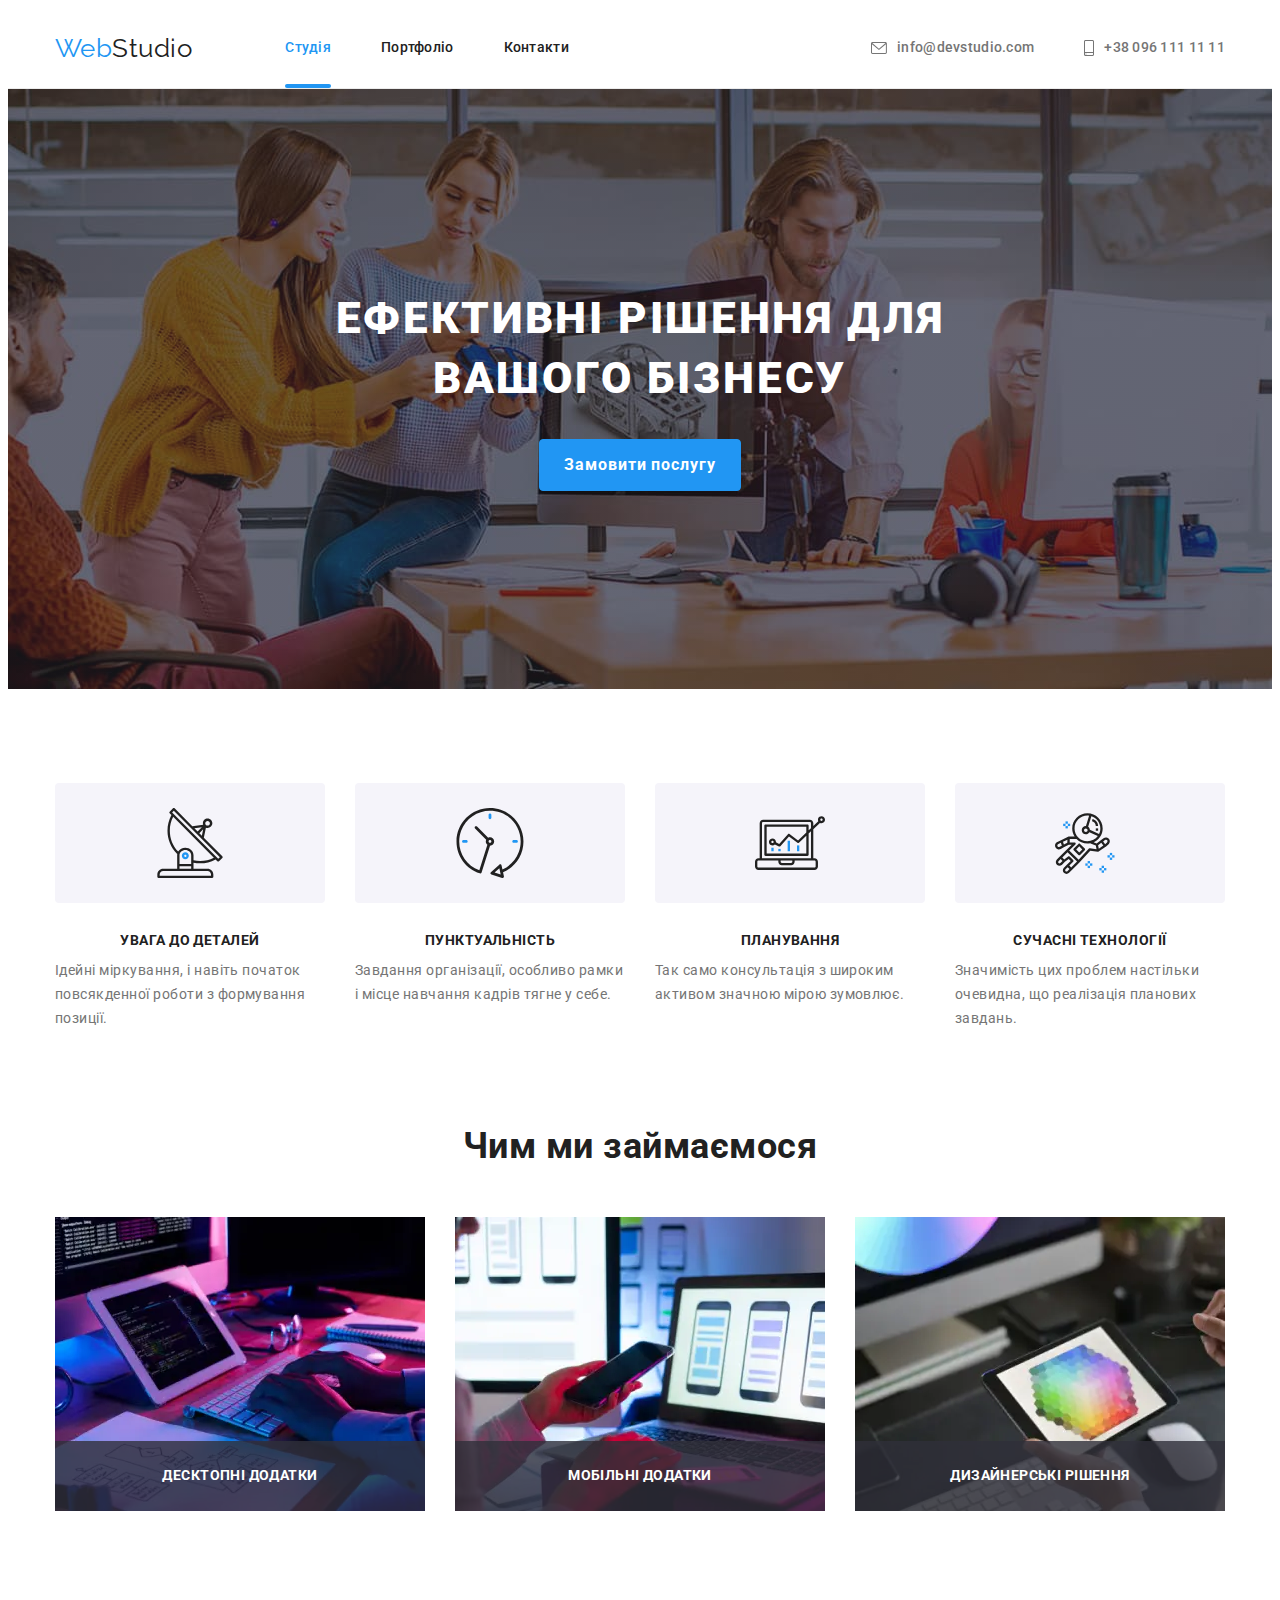
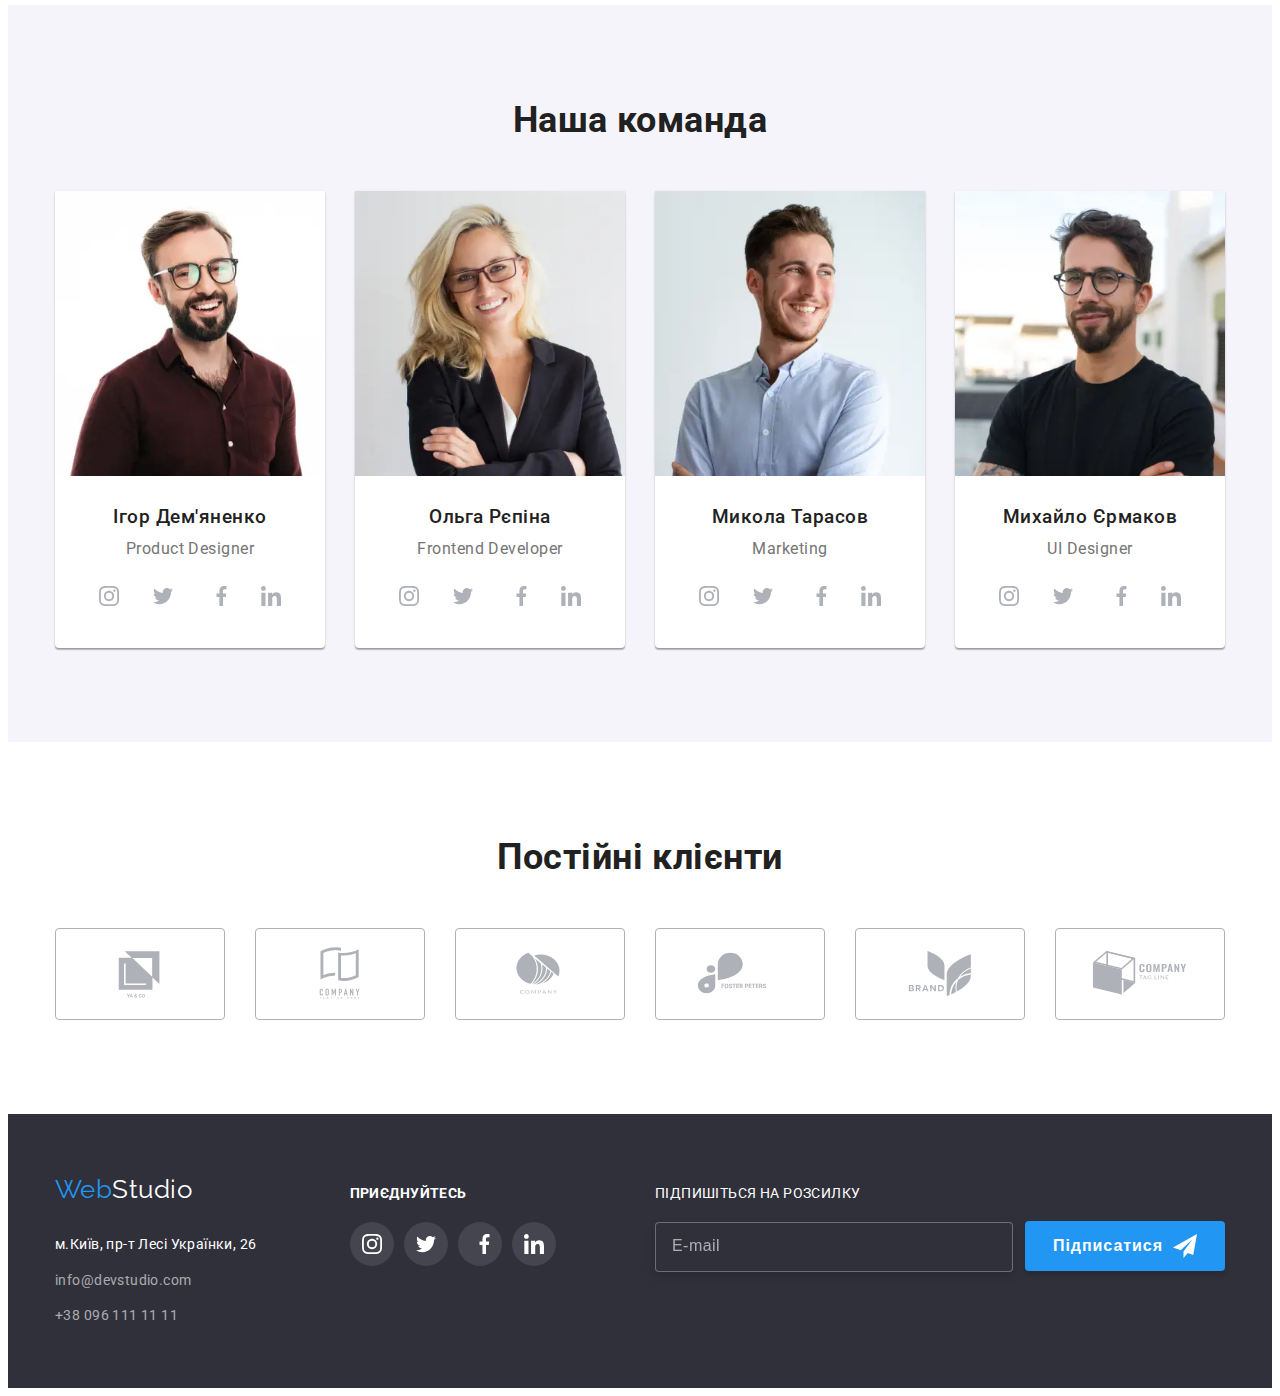
<file: index.html>
<!DOCTYPE html>
<html lang="uk">
<head>
    <meta charset="UTF-8">
    <meta http-equiv="X-UA-Compatible" content="IE=edge">
    <meta name="viewport" content="width=device-width, initial-scale=1.0">
    <title>Студія</title>
    <link rel="preconnect" href="https://fonts.googleapis.com">
    <link rel="preconnect" href="https://fonts.gstatic.com" crossorigin>
    <link href="https://fonts.googleapis.com/css2?family=Raleway:wght@700&family=Roboto:wght@400;500;700;900&display=swap"
        rel="stylesheet">
    <link rel="stylesheet" href="https://cdnjs.cloudflare.com/ajax/libs/modern-normalize/1.1.0/modern-normalize.min.css"
            integrity="sha512-wpPYUAdjBVSE4KJnH1VR1HeZfpl1ub8YT/NKx4PuQ5NmX2tKuGu6U/JRp5y+Y8XG2tV+wKQpNHVUX03MfMFn9Q=="
            crossorigin="anonymous" referrerpolicy="no-referrer" />
    
    <link rel="stylesheet" href="./css/main.min.css">
</head>
<body>
    <!--# хедер-->
<header class="header">
        <div class="header__container container">
        <div class="header__field">
        <nav class="header__nav">
            <div class="logo-box">
            <a href=./index.html class="logo">Web<span class="logo logo--dark">Studio</span></a>
            </div>
            <ul class="header__menu list">
                <li class="header__item"><a href="./index.html" class="header__link header__link--current link">Студія</a></li>
                <li class="header__item"><a href="./portfolio.html" class="header__link link">Портфоліо</a></li>
                <li class="header__item"><a href="#" class="header__link link">Контакти</a></li>
            </ul>
            <button class="header__burger js-open-menu" type="button">
            <svg class="header__button" 
                aria-label="переключатель мобільного меню"
                width="40" 
                height="40">
                <use class="header__btn-menu" href="./images/icons.svg#icon-menu"></use> 
            </svg>
            </button>
            </nav>      
        </div>
        
        <ul class="contact list">
            <li class="contact__item"><a href="mailto:info@devstudio.com" class="contact__link link">
                <svg class=" contact__icon contact__icon--mail" width="16" height="12">
                    <use href="./images/icons.svg#icon-mail"></use></svg>info@devstudio.com</a>
                </li>
            <li class="contact__item contact__item--right"><a href="tel:+380961111111" class="contact__link link">
                <svg class="contact__icon contact__icon--phone" width="10" height="16">
                    <use href="./images/icons.svg#icon-phone"></use>
                </svg>+38 096 111 11 11</a>
            </li>
        </ul>
        </div>
        
</header>
<main>
<!--# герой-->
        <section class="hero">
            <div class="container">
                <h1 class="hero__title">Ефективні рішення для вашого бізнесу</h1>
                <button type="button" class="button hero__button" data-modal-open>Замовити послугу</button>
                </div>
        </section>
<!--# переваги-->
        <section class="section">
            <div class="container">
                <h2 class="section__title visually-hidden" >Наші переваги</h2>
                <ul class="feature list">
                    <li class="feature__item">
                        <div class="feature__box-icon">
                        <svg class="feature__icon" width="65,32" height="70">
                            <use href="./images/icons.svg#icon-antenna"></use>
                        </svg>
                        </div>
                        <h3 class="feature__title">Увага до деталей</h3>
                        <p class="feature__text">Ідейні міркування, і навіть початок повсякденної роботи з формування позиції.</p>
                    </li>
                    <li class="feature__item">
                        <div class="feature__box-icon">
                            <svg class="feature__icon" width="65,32" height="70">
                                <use href="./images/icons.svg#icon-clock"></use>
                            </svg>
                        </div>
                        <h3 class="feature__title">Пунктуальність</h3>
                        <p class="feature__text">Завдання організації, особливо рамки і місце навчання кадрів тягне у себе.</p>
                    </li>
                    <li class="feature__item">
                        <div class="feature__box-icon">
                            <svg class="feature__icon" width="65,32" height="70">
                                <use href="./images/icons.svg#icon-diagram"></use>
                            </svg>
                        </div>
                        <h3 class="feature__title">Планування</h3>
                         <p class="feature__text">Так само консультація з широким активом значною мірою зумовлює.</p>
                    </li>
                    <li class="feature__item">
                        <div class="feature__box-icon">
                            <svg class="feature__icon" width="65,32" height="70">
                                <use href="./images/icons.svg#icon-astronaut"></use>
                            </svg>
                        </div>
                        <h3 class="feature__title">Сучасні технології</h3>
                        <p class="feature__text">Значимість цих проблем настільки очевидна, що реалізація планових завдань.</p>
                    </li>
                </ul>
         </div>
        </section>
<!--# опис-->
        <section class="section description-section">
        <div class="container">
            <h2 class="section__title">Чим ми займаємося</h2>
            <ul class="description list">
                <li class="description__item">
                    <picture>
                        <source srcset="
                                        ./images/descr_img1@1x.webp 1x,
                                        ./images/descr_img1@2x.webp 2x" type="image/webp" media="(min-width:1200px)" />
                        <source srcset="
                                            ./images/descr_img1@1x.jpg 1x,
                                            ./images/descr_img1@2x.jpg 2x" type="image/jpg" media="(min-width:1200px)" />
                    <img class="description__img img" 
                    src="./images/descr_img1@1x.jpg"
                    alt="Людина працює за комп'ютером" 
                    width="
                    height="294"/>
                    </picture>
                    <p class="description__text">Десктопні додатки</p>
                </li>
                <li class="description__item">
                    <picture>
                    <picture>
                        <source srcset="
                                        ./images/descr_img2@1x.webp 1x,
                                        ./images/descr_img2@2x.webp 2x" type="image/webp" media="(min-width:1200px)" />
                        <source srcset="
                                        ./images/descr_img2@1x.jpg 1x,
                                        ./images/descr_img2@2x.jpg 2x" type="image/jpg" media="(min-width:1200px)" />
                    <img class="description__img img" 
                    src="./images/descr_img2@1x.jpg" 
                    alt="Людина із мобільним у руках за комп'ютером" 
                    width="370" 
                    height="294"/>
                    </picture>
                    <p class="description__text">Мобільні додатки</p>
                </li>
                <li class="description__item">
                    <picture>
                    <picture>
                        <source srcset="
                                        ./images/descr_img3@1x.webp 1x,
                                        ./images/descr_img3@2x.webp 2x" type="image/webp" media="(min-width:1200px)" />
                        <source srcset="
                                            ./images/descr_img3@1x.jpg 1x,
                                            ./images/descr_img3@2x.jpg 2x" type="image/jpg" media="(min-width:1200px)" />
                    <img class="description__img img" 
                    src="./images/descr_img3@1x.jpg" 
                    alt="Людина вибирає на планшеті" 
                    width="370" 
                    height="294"/>
                    </picture>
                    <p class="description__text">Дизайнерські рішення</p>
                </li>
            </ul>
        </div>
    </section>
<!--# команда-->
    <section class="section section--gray">
        <div class="container">
            <h2 class="section__title">Наша команда</h2>
            <ul class="team list">
                <li class="team__item">
                    <div class="team-card">
                        <picture>
                            <source srcset="
                                ./images/team1_mob@1x.webp 1x,
                                ./images/team1_mob@2x.webp 2x" type="image/webp" media="(max-width:767px)" />
                            <source srcset="
                                ./images/team1_mob@1x.jpg 1x,
                                ./images/team1_mob@1x.jpg 2x" type="image/jpg" media="(max-width:767px)" />
                            <source srcset="
                                ./images/team1_tab@1x.webp 1x,
                                ./images/team1_tab@2x.webp 2x" type="image/webp" media="(min-width:768px)" />
                            <source srcset="
                                ./images/team1_tab@1x.jpg 1x,
                                ./images/team1_tab@1x.jpg 2x" type="image/jpg" media="(min-width:768px)" />
                            <source srcset="
                                ./images/team1_desk@1x.webp 1x,
                                ./images/team1_desk@2x.webp 2x" type="image/webp" media="(min-width:1200px)" />
                            <source srcset="
                                ./images/team1_desk@1x.jpg 1x,
                                ./images/team1_desk@1x.jpg 2x" type="image/jpg" media="(min-width:1200px)" />
                    <img class="team-card__img img" src="./imagege/team1_desk@1x.jpg" alt="Усміхнений хлопець в окулярах" width="270" height="260"> 
                        </picture> 
                    <h3 class="team-card__title">Ігор Дем'яненко</h3>
                    <p class="team-card__text">Product Designer</p>
                    
                    <ul class="social-box list">
                        <li class="social-box__item" >
                    <a class="social-box__link link" href="#">
                        <svg class="social-box__icon" width="20" height="20">
                            <use href="./images/icons.svg#icon-instagram"></use>
                        </svg>
                    </a>
                        </li>
                        <li class="social-box__item">
                    <a class="social-box__link link" href="#">
                        <svg class="social-box__icon" width="20" height="20">
                            <use href="./images/icons.svg#icon-twitter"></use>
                        </svg>
                    </a>
                    </li>
                        <li class="social-box__item">
                    <a class="social-box__link link" href="#">
                        <svg class="social-box__icon" width="20" height="20">
                            <use href="./images/icons.svg#icon-fb"></use>
                        </svg>
                    </a>
                    </li>
                        <li class="social-box__item">
                    <a class="social-box__link link" href="#">
                        <svg class="social-box__icon" width="20" height="20">
                            <use href="./images/icons.svg#icon-linkedin"></use>
                        </svg>
                        </a>
                        </li>
                    </ul>
                    </div>
                </li>
                <li class="team__item">
                    <div class="team-card">
                        <picture>
                            <source srcset="
                                ./images/team2_mob@1x.webp 1x,
                                ./images/team2_mob@2x.webp 2x" type="image/webp" media="(max-width:767px)" />
                            <source srcset="
                                ./images/team2_mob@1x.jpg 1x,
                                ./images/team2_mob@1x.jpg 2x" type="image/jpg" media="(max-width:767px)" />
                            <source srcset="
                                ./images/team2_tab@1x.webp 1x,
                                ./images/team2_tab@2x.webp 2x" type="image/webp" media="(min-width:768px)" />
                            <source srcset="
                                ./images/team2_tab@1x.jpg 1x,
                                ./images/team2_tab@1x.jpg 2x" type="image/jpg" media="(min-width:768px)" />
                            <source srcset="
                                ./images/team2_desk@1x.webp 1x,
                                ./images/team2_desk@2x.webp 2x" type="image/webp" media="(min-width:1200px)" />
                            <source srcset="
                                ./images/team2_desk@1x.jpg 1x,
                                ./images/team2_desk@1x.jpg 2x" type="image/jpg" media="(min-width:1200px)" />
                    <img class="team-card__img img" src="./images/team2_desk@1x.jpg" alt="Усміхнена дічена в піджаку" width="270" height="260">  
                        </picture>
                    <h3 class="team-card__title">Ольга Рєпіна</h3>
                    <p class="team-card__text">Frontend Developer</p>
                    <ul class="social-box list">
                        <li class="social-box__item">
                            <a class="social-box__link link" href="#">
                                <svg class="social-box__icon" width="20" height="20">
                                    <use href="./images/icons.svg#icon-instagram"></use>
                                </svg>
                            </a>
                        </li>
                        <li class="social-box__item">
                            <a class="social-box__link link" href="#">
                                <svg class="social-box__icon" width="20" height="20">
                                    <use href="./images/icons.svg#icon-twitter"></use>
                                </svg>
                            </a>
                        </li>
                        <li class="social-box__item">
                            <a class="social-box__link link" href="#">
                                <svg class="social-box__icon" width="20" height="20">
                                    <use href="./images/icons.svg#icon-fb"></use>
                                </svg>
                            </a>
                        </li>
                        <li class="social-box__item">
                            <a class="social-box__link link" href="#">
                                <svg class="social-box__icon" width="20" height="20">
                                    <use href="./images/icons.svg#icon-linkedin"></use>
                                </svg>
                            </a>
                        </li>
                    </ul>
                    </div>
                </li>
                <li class="team__item">
                    <div class="team-card">
                        <picture>
                            <source srcset="
                            ./images/team3_mob@1x.webp 1x,
                            ./images/team3_mob@2x.webp 2x" type="image/webp" media="(max-width:767px)" />
                            <source srcset="
                            ./images/team3_mob@1x.jpg 1x,
                            ./images/team3_mob@1x.jpg 2x" type="image/jpg" media="(max-width:767px)" />
                            <source srcset="
                            ./images/team3_tab@1x.webp 1x,
                            ./images/team3_tab@2x.webp 2x" type="image/webp" media="(min-width:768px)" />
                            <source srcset="
                            ./images/team3_tab@1x.jpg 1x,
                            ./images/team3_tab@1x.jpg 2x" type="image/jpg" media="(min-width:768px)" />
                            <source srcset="
                            ./images/team3_desk@1x.webp 1x,
                            ./images/team3_desk@2x.webp 2x" type="image/webp" media="(min-width:1200px)" />
                            <source srcset="
                            ./images/team3_desk@1x.jpg 1x,
                            ./images/team3_desk@1x.jpg 2x" type="image/jpg" media="(min-width:1200px)" />
                    <img class="team-card__img img" src="./images/team3_desk@1x.jpg" alt="Усміхнений хлопець в білій сорочці" width="270" height="260"> 
                        </picture>
                    <h3 class="team-card__title">Микола Тарасов</h3>
                    <p class="team-card__text">Marketing</p>
                    <ul class="social-box list">
                        <li class="social-box__item">
                            <a class="social-box__link link" href="#">
                                <svg class="social-box__icon" width="20" height="20">
                                    <use href="./images/icons.svg#icon-instagram"></use>
                                </svg>
                            </a>
                        </li>
                        <li class="social-box__item">
                            <a class="social-box__link link" href="#">
                                <svg class="social-box__icon" width="20" height="20">
                                    <use href="./images/icons.svg#icon-twitter"></use>
                                </svg>
                            </a>
                        </li>
                        <li class="social-box__item">
                            <a class="social-box__link link" href="#">
                                <svg class="social-box__icon" width="20" height="20">
                                    <use href="./images/icons.svg#icon-fb"></use>
                                </svg>
                            </a>
                        </li>
                        <li class="social-box__item">
                            <a class="social-box__link link" href="#">
                                <svg class="social-box__icon" width="20" height="20">
                                    <use href="./images/icons.svg#icon-linkedin"></use>
                                </svg>
                            </a>
                        </li>
                    </ul>
                    </div>
                </li>
                <li class="team__item">
                    <div class="team-card">
                        <picture>
                            <source srcset="
                                ./images/team4_mob@1x.webp 1x,
                                ./images/team4_mob@2x.webp 2x" type="image/webp" media="(max-width:767px)" />
                            <source srcset="
                                ./images/team4_mob@1x.jpg 1x,
                                ./images/team4_mob@1x.jpg 2x" type="image/jpg" media="(max-width:767px)" />
                            <source srcset="
                                ./images/team4_tab@1x.webp 1x,
                                ./images/team4_tab@2x.webp 2x" type="image/webp" media="(min-width:768px)" />
                            <source srcset="
                                ./images/team4_tab@1x.jpg 1x,
                                ./images/team4_tab@1x.jpg 2x" type="image/jpg" media="(min-width:768px)" />
                            <source srcset="
                                ./images/team4_desk@1x.webp 1x,
                                ./images/team4_desk@2x.webp 2x" type="image/webp" media="(min-width:1200px)" />
                            <source srcset="
                                ./images/team4_desk@1x.jpg 1x,
                                ./images/team4_desk@1x.jpg 2x" type="image/jpg" media="(min-width:1200px)" />
                    <img class="team-card__img img" src="./images/team4_desk@1x.jpg" alt="Хлопець в окулярах дивиться на камеру" width="270" height="260"> 
                        </picture>
                    <h3 class="team-card__title">Михайло Єрмаков</h3>
                    <p class="team-card__text">UI Designer</p>
                    <ul class="social-box list">
                        <li class="social-box__item">
                            <a class="social-box__link link" href="#">
                                <svg class="social-box__icon" width="20" height="20">
                                    <use href="./images/icons.svg#icon-instagram"></use>
                                </svg>
                            </a>
                        </li>
                        <li class="social-box__item">
                            <a class="social-box__link link" href="#">
                                <svg class="social-box__icon" width="20" height="20">
                                    <use href="./images/icons.svg#icon-twitter"></use>
                                </svg>
                            </a>
                        </li>
                        <li class="social-box__item">
                            <a class="social-box__link link" href="#">
                                <svg class="social-box__icon" width="20" height="20">
                                    <use href="./images/icons.svg#icon-fb"></use>
                                </svg>
                            </a>
                        </li>
                        <li class="social-box__item">
                            <a class="social-box__link link" href="#">
                                <svg class="social-box__icon" width="20" height="20">
                                    <use href="./images/icons.svg#icon-linkedin"></use>
                                </svg>
                            </a>
                        </li>
                    </ul>
                    </div>
                </li>
            </ul>
        </div>
    </section>

<!--# постійні клієнти-->
    
    <section class="section">
     <div class="container">
      <h2 class="section__title">Постійні клієнти</h2>
      <ul class="client list">
        <li class="client__item">
            <a class="client__link link" href="#">
                <svg class="client__icon" width="106" height="60">
                    <use href="./images/icons.svg#icon-client-1"></use>
                </svg>
            </a>
        </li>
        <li class="client__item">
            <a class="client__link link" href="#">
                <svg class="client__icon" width="106" height="60">
                    <use href="./images/icons.svg#icon-client-2"></use>
                </svg>
            </a>
        </li>
        <li class="client__item">
            <a class="client__link link" href="#">
                <svg class="client__icon" width="106" height="60">
                    <use href="./images/icons.svg#icon-client-3"></use>
                </svg>
            </a>
        </li>
        <li class="client__item">
            <a class="client__link link" href="#">
                <svg class="client__icon" width="106" height="60">
                    <use href="./images/icons.svg#icon-client-4"></use>
                </svg>
            </a>
        </li>
        <li class="client__item">
            <a class="client__link link" href="#">
                <svg class="client__icon" width="106" height="60">
                    <use href="./images/icons.svg#icon-client-5"></use>
                </svg>
            </a>
        </li>
        <li class="client__item">
            <a class="client__link link" href="#">
                <svg class="client__icon" width="106" height="60">
                    <use href="./images/icons.svg#icon-client-6"></use>
                </svg>
            </a>
        </li>
      </ul>
     </div>
   </section>
</main>
    <!--# футер-->
<footer>
     <div class="container container--footer">
            <div class="address-box">
            <a href=./index.html class="logo">Web<span class="logo logo--white ">Studio</span>
            </a>
            <address class="address">
                <ul class="address__list list">
                    <li class="address__item">
                        <a href="https://goo.gl/maps/CPtrU1FHBa2aNyZL9" target="_blank"
                            rel="noopener noreferrer nofollow" class="address__link address__link--map link">м.Київ, пр-т Лесі Українки,
                            26</a>
                    </li>
                    <li class="address__item">
                        <a href="mailto:info@devstudio.com" class="address__link link">info@devstudio.com</a>
                    </li>
                    <li class="address__item">
                        <a href="tel:+380961111111" class="address__link link">+38 096 111 11 11</a>
                    </li>
                </ul>
            </address>
        </div>
        <div class="social-basket">
            <p class="social-box__text">Приєднуйтесь</p>
            <ul class="social-box social-box--footer list">
                <li class="social-box__item">
                    <a class="social-box__link social-box__link--dark link" href="#">
                        <svg class="social-box__icon" width="20" height="20">
                            <use href="./images/icons.svg#icon-instagram"></use>
                        </svg>
                    </a>
                </li>
                <li class="social-box__item">
                <a class="social-box__link social-box__link--dark link" href="#">
                    <svg class="social-box__icon" width="20" height="20">
                        <use href="./images/icons.svg#icon-twitter"></use>
                    </svg>
                </a>
                </li>
                <li class="social-box__item">
                <a class="social-box__link social-box__link--dark link" href="#">
                    <svg class="social-box__con" width="20" height="20">
                        <use href="./images/icons.svg#icon-fb"></use>
                    </svg>
                </a>
                </li>
                <li class="social-box__item">
                <a class="social-box__link social-box__link--dark link" href="#">
                    <svg class="social-box__icon" width="20" height="20">
                        <use href="./images/icons.svg#icon-linkedin"></use>
                    </svg>
                </a>
                </li>
            </ul>
        </div>
        <div class="subscription">
          <p class="subscription__text">Підпишіться на розсилку</p> 
          <form class="subscription__form">
            <input class="subscription__input" placeholder="E-mail"/>
            <button class="subscription__button" type="submit">
                Підписатися
                <svg class="subscription__icon" width="24" height="24">
                    <use href="./images/icons.svg#icon-send"></use>
                </svg>
            </button>
            </form>
        </div>
    </div>
    
</footer>

<!--# мобільне меню-->

<div class="mobile-menu js-menu-container">
    
        
        <button class="mobile-menu__btn-close js-close-menu" type="button">
            <svg class="mobile-menu__button" aria-label="переключатель мобільного меню" width="40" height="40">
                <use class="mobile-menu__btnCross " href="./images/icons.svg#icon-bclose"></use>
            </svg>
        </button>
        <ul class="mobile-menu__list list">
            <li class="mobile-menu__item "><a href="./" class="mobile-menu__link mobile-menu__link--current link">Студія</a></li>
            <li class="mobile-menu__item"><a href="./portfolio.html" class="mobile-menu__link link">Портфоліо</a></li>
            <li class="mobile-menu__item"><a href="" class="mobile-menu__link link">Контакти</a></li>
        </ul>
        <ul class="menu-contact list">
            <li class="menu-contact__item">
                <a href="tel:+380961111111" class="menu-contact__tel link">+38 096 111 11 11</a>
            </li>
            <li>
                <a href="mailto:info@devstudio.com" class="menu-contact__email link">info@devstudio.com</a>
            </li>
        </ul>
        <ul class="menu-socials list">
            <li><a href="" class="menu-socials__link menu-socials__link--left link">Instagram</a></li>
            <li><a href="" class="menu-socials__link link">Twitter</a></li>
            <li><a href="" class="menu-socials__link link">Facebook</a></li>
            <li><a href="" class="menu-socials__link link">LinkedIn</a> </li>
        </ul>
    
</div>

<!--# модальне вікно -->
<div class="backdrop is-hidden" data-modal>
    <div class="modal">
        <div class="modal__container">
        <button type="button" class="modal__close" data-modal-close>
            <svg class="modal__icon" width="18" height="18">
                <use href="./images/icons.svg#icon-close"></use>
            </svg>
        </button>
        <h2 class="modal__title">Залиште свої дані, ми вам передзвонимо</h2>
        <form name="form" autocomplete="on" novalidate>
            <div class="form-fild modal__form-fild">
                <label class="form-fild__label" for="user-name">Імʼя</label>
                <div class="form-fild__control">
                <input class="form-fild__input" id="user-name" type="text" name="user-name"/>
                <svg class="form-fild__icon" width="18" height="18">
                    <use href="./images/icons.svg#icon-form-person"></use>
                </svg>
            </div>
            </div>
<div class="form-fild">
            <label class="form-fild__label" for="user-tel">Телефон</label>
            <div class="form-fild__control">
                <input class="form-fild__input" id="user-tel" type="tel" name="user-tel" />
                <svg class="form-fild__icon" width="18" height="18">
                    <use href="./images/icons.svg#icon-form-phone"></use>
                </svg>
            </div>
</div>
<div class="form-fild modal__form-fild">
            <label class="form-fild__label" for="user-email">Пошта</label>
            <div class="form-fild__control">
                <input class="form-fild__input" id="user-email" type="email" name="user-email" />
                <svg class="form-fild__icon" width="18" height="18">
                    <use href="./images/icons.svg#icon-form-email"></use>
                </svg>
            </div>
</div>
<div class="form-fild modal__form-fild">
                <label class="form-fild__label" for="user-coment">Коментар</label>
                <textarea 
                class="form-fild__textarea"
                name="user-coment" 
                id="user-coment" 
                placeholder="Введіть текст"></textarea>
</div>
            <div class="form-fild__checkbox checkbox">
                <div class="checkbox__thumb">
             <input class="checkbox__input" 
             type="checkbox" 
             id="checkbox" 
             name="terms-checkbox"/>
            <svg class="checkbox__icon" width="16" height="15">
                <use href="./images/icons.svg#icon-check"></use>
            </svg>
             <label class="checkbox__label" for="checkbox">Погоджуюся з розсилкою та приймаю 
                <a class="checkbox__link" href="#">Умови договору</a></label>
                </div>
            </div>
                <div class="checkbox__submit">
             <button class="submit" type="submit">Відправити</button>
            </div>
        
</div>
        </form>
    </div>
</div>

<script src="./js/mobile-menu.js"></script>
<script src="./js/modal.js"></script>
</body>
</html>
</file>
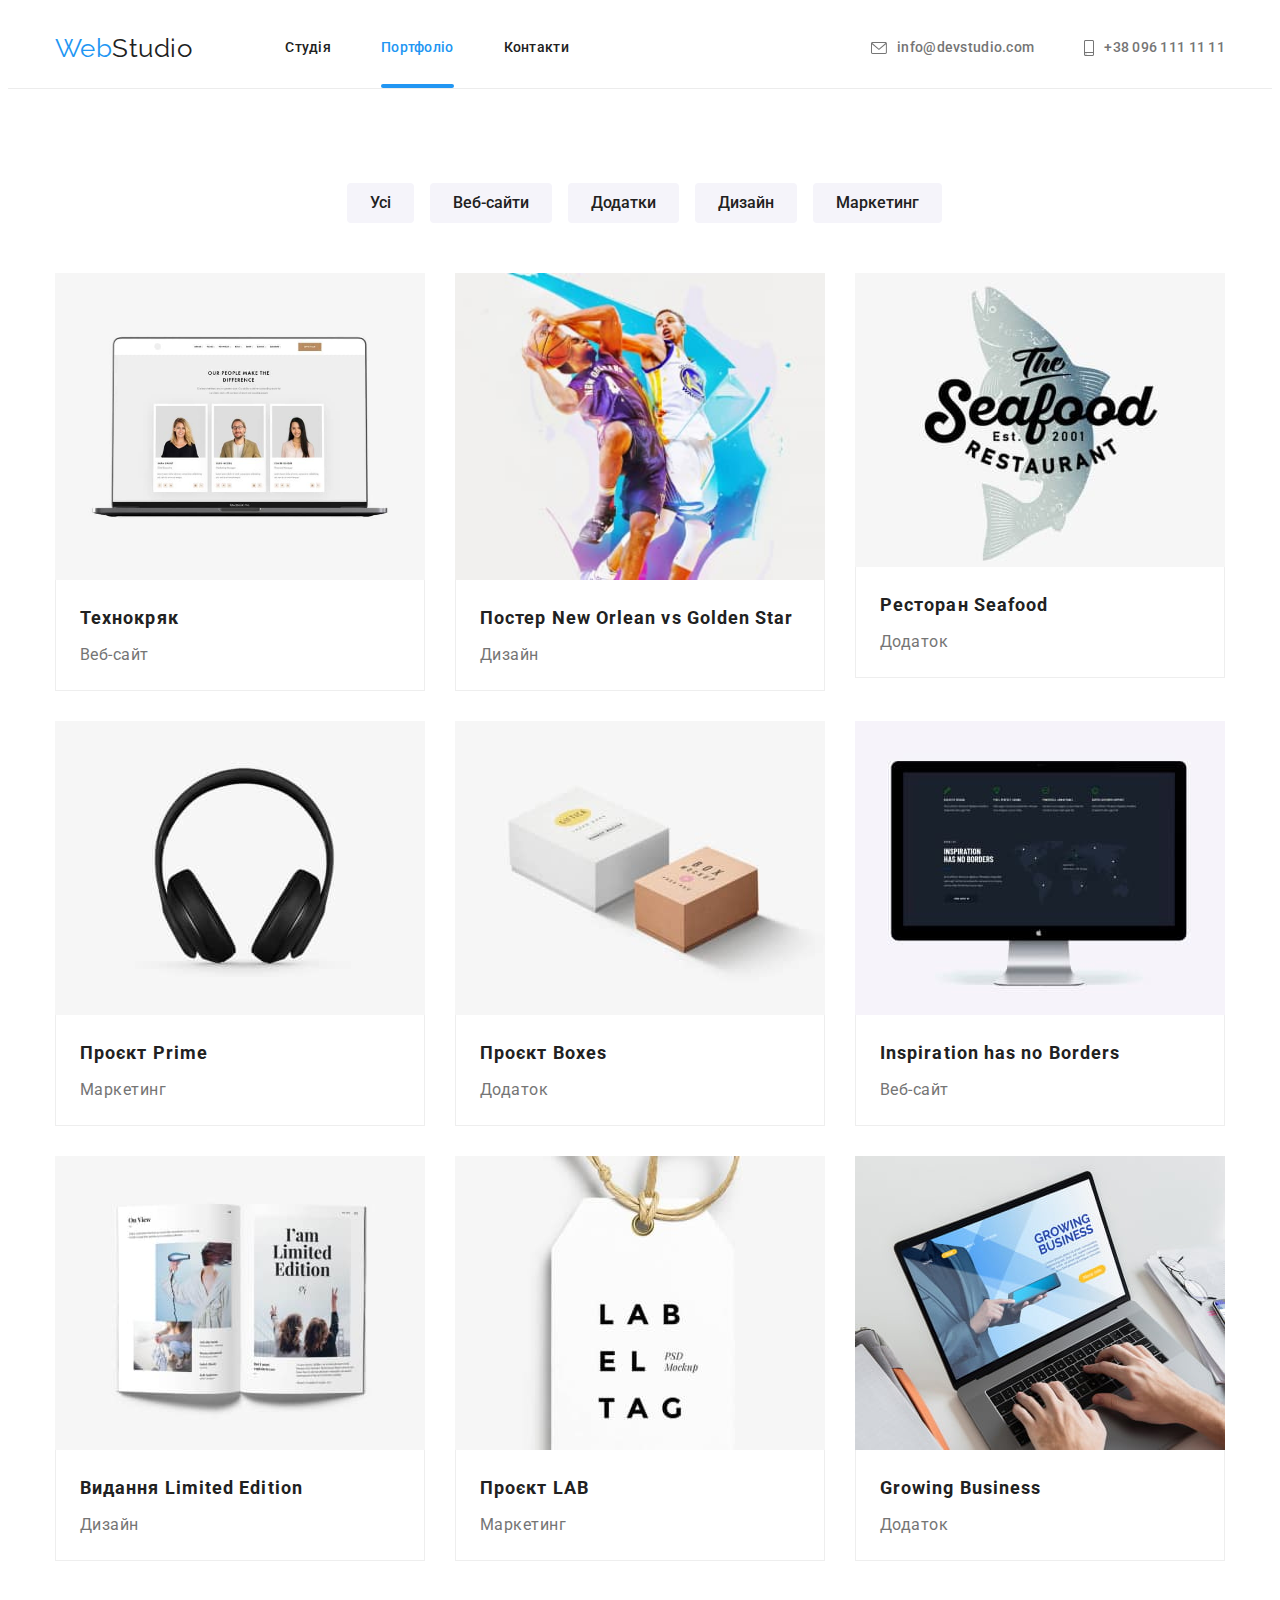
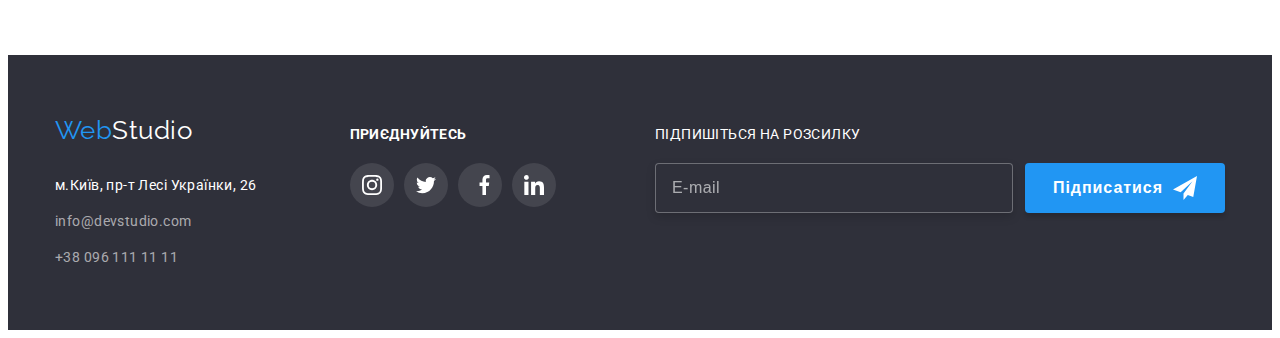
<file: portfolio.html>
<!DOCTYPE html>
<html lang="uk">
<head>
    <meta charset="UTF-8">
    <meta http-equiv="X-UA-Compatible" content="IE=edge">
    <meta name="viewport" content="width=device-width, initial-scale=1.0">
    <title>Портфоліо</title>
    <link rel="preconnect" href="https://fonts.googleapis.com">
    <link rel="preconnect" href="https://fonts.gstatic.com" crossorigin>
    <link href="https://fonts.googleapis.com/css2?family=Raleway:wght@700&family=Roboto:wght@400;500;700;900&display=swap"
        rel="stylesheet">
    <link rel="stylesheet" href="https://cdnjs.cloudflare.com/ajax/libs/modern-normalize/1.1.0/modern-normalize.min.css"
        integrity="sha512-wpPYUAdjBVSE4KJnH1VR1HeZfpl1ub8YT/NKx4PuQ5NmX2tKuGu6U/JRp5y+Y8XG2tV+wKQpNHVUX03MfMFn9Q=="
        crossorigin="anonymous" referrerpolicy="no-referrer" />
    <link rel="stylesheet" href="./css/main.min.css">
</head>
<body>
    <!--# хедер-->
    <header class="header">
        <div class="header__container container">
            <div class="header__field">
                <nav class="header__nav">
                    <div class="logo-box">
                        <a href=./index.html class="logo">Web<span class="logo logo--dark">Studio</span></a>
                    </div>
                    <ul class="header__menu list">
                        <li class="header__item"><a href="./index.html"
                                class="header__link link">Студія</a></li>
                        <li class="header__item"><a href="./portfolio.html" class="header__link header__link--current link">Портфоліо</a></li>
                        <li class="header__item"><a href="#" class="header__link link">Контакти</a></li>
                    </ul>
                    <button class="header__burger js-open-menu" type="button">
                        <svg class="header__button" aria-label="переключатель мобільного меню" width="40" height="40">
                            <use class="header__btn-menu" href="./images/icons.svg#icon-menu"></use>
                        </svg>
                    </button>
                </nav>
            </div>
    
            <ul class="contact list">
                <li class="contact__item"><a href="mailto:info@devstudio.com" class="contact__link link">
                        <svg class=" contact__icon contact__icon--mail" width="16" height="12">
                            <use href="./images/icons.svg#icon-mail"></use>
                        </svg>info@devstudio.com</a>
                </li>
                <li class="contact__item contact__item--right"><a href="tel:+380961111111" class="contact__link link">
                        <svg class="contact__icon contact__icon--phone" width="10" height="16">
                            <use href="./images/icons.svg#icon-phone"></use>
                        </svg>+38 096 111 11 11</a>
                </li>
            </ul>
        </div>
    
    </header>
    <main>
        <!--фільтр робіт-->
        <section class="section">
            <div class="container">
                <h1 class="section__title visually-hidden">Фільтр робіт</h1>
                <ul class="filter list">
                    <li class="filter__item"><button type="button" class="filter__button button"> Усі </button></li>
                    <li class="filter__item"><button type="button" class="filter__button button"> Веб-сайти </button></li>
                    <li class="filter__item"><button type="button" class="filter__button button"> Додатки</button></li>
                    <li class="filter__item"><button type="button" class="filter__button button"> Дизайн </button></li>
                    <li class="filter__item"><button type="button" class="filter__button button"> Маркетинг </button></li>
                </ul>
            </div>
        <!--приклади робіт-->
            <div class="container">
                <h2 class="section__title visually-hidden"> Приклади робіт </h2>
                <ul class="works list">
                    <li class="work">
                        <a class="work__link link" href="#">
                            <div class="work-thumb">
                                <picture>
                                    <source srcset="
                                                                ./images/1@1x.jpg 1x,
                                                                ./images/1@2x.jpg 2x" type="image/jpg" media="(max-width:1200px)" />
                            <img class="work-thumb__img img" src="./images/1@2x.jpg" alt="Планшет, на моніторі якого сторінка веб-сайту із зображенням трьох людей" width="370" height="294">
                                </picture>
                            <p class="work-thumb__overlay">Ресурс пропонує комплексні пропозиції з різним рівнем функціоналу та сервісів. Все це дозволить відвідувачу отримати
                                вичерпні відомості про компанію чи приватну особу.
                            </p>
                            </div>
                            <div class="work-card">
                            <h3 class="work-card__title">Технокряк</h3>
                            <p class="work-card__text">Веб-сайт</p>
                            </div>
                        </a>
                    </li>
                    <li class="work">
                        <a class="work__link link" href="#">
                            <div class="work-thumb">
                                <picture>
                                    <source srcset="
                                                ./images/2@1x.jpg 1x,
                                                ./images/2@2x.jpg 2x" type="image/jpg"
                                        media="(max-width:1200px)" />
                            <img class="work-thumb__img img" src="./images/2@1x.jpg" alt="Два баскетболіста підстрибують з м'ячем" width="370" height="294">
                                </picture>
                            <p class="work-thumb__overlay">Ресурс пропонує комплексні пропозиції з різним рівнем функціоналу та сервісів. Все це дозволить
                                відвідувачу отримати
                                вичерпні відомості про компанію чи приватну особу.
                            </p>
                            </div>
                            <div class="work-card">
                            <h3 class="work-card__title">Постер New Orlean vs Golden Star</h3>
                            <p class="work-card__text">Дизайн</p>
                            </div>
                        </a>
                    </li>
                    <li class="work">
                        <a class="work__link link" href="#">
                            <div class="work-thumb">
                            <img class="work-thumb__img img" src="./images/img10.jpg" alt="Назва ресторану із зображенням риби" width="370" height="294">
                            <p class="work-thumb__overlay">Ресурс пропонує комплексні пропозиції з різним рівнем функціоналу та сервісів. Все це дозволить
                                відвідувачу отримати
                                вичерпні відомості про компанію чи приватну особу.
                            </p>
                            </div>
                            <div class="work-card">
                            <h3 class="work-card__title">Ресторан Seafood</h3>
                            <p class="work-card__text">Додаток</p>
                            </div>
                        </a>
                    </li>
                    <li class="work">
                        <a class="work__link link" href="#">
                            <div class="work-thumb">
                            <img class="work-thumb__img img" src="./images/img11.jpg" alt="Чорні навушники" width="370" height="294">
                            <p class="work-thumb__overlay">Ресурс пропонує комплексні пропозиції з різним рівнем функціоналу та сервісів. Все це дозволить
                                відвідувачу отримати
                                вичерпні відомості про компанію чи приватну особу.
                            </p>
                            </div>
                            <div class="work-card">
                            <h3 class="work-card__title">Проєкт Prime</h3>
                            <p class="work-card__text">Маркетинг</p>
                            </div>
                        </a>
                    </li>
                    <li class="work">
                        <a class="work__link link" href="#">
                            <div class="work-thumb">
                            <img class="work-thumb__img img" src="./images/img12.jpg" alt="Дві картонні коробки біла і цеглова" width="370" height="294">
                            <p class="work-thumb__overlay">Ресурс пропонує комплексні пропозиції з різним рівнем функціоналу та сервісів. Все це дозволить
                                відвідувачу отримати
                                вичерпні відомості про компанію чи приватну особу.
                            </p>
                            </div>
                            <div class="work-card">
                            <h3 class="work-card__title">Проєкт Boxes</h3>
                            <p class="work-card__text">Додаток</p>
                            </div>
                        </a>
                    </li>
                    <li class="work">
                        <a class="work__link link" href="#">
                            <div class="work-thumb">
                            <img class="work-thumb__img img" src="./images/img13.jpg" alt="Монітор комп'ютера із відкритою веб-сторінкою, на якій зображена карта" width="370" height="294">
                            <p class="work-thumb__overlay">Ресурс пропонує комплексні пропозиції з різним рівнем функціоналу та сервісів. Все це дозволить
                                відвідувачу отримати
                                вичерпні відомості про компанію чи приватну особу.
                            </p>
                            </div>
                            <div class="work-card">
                            <h3 class="work-card__title">Inspiration has no Borders</h3>
                            <p class="work-card__text">Веб-сайт</p>
                            </div>
                        </a>
                    </li>
                    <li class="work">
                        <a class="work__link link" href="#">
                            <div class="work-thumb">
                            <img class="work-thumb__img img" src="./images/img14.jpg" alt="відкритий журнал" width="370" height="294">
                            <p class="work-thumb__overlay">Ресурс пропонує комплексні пропозиції з різним рівнем функціоналу та сервісів. Все це дозволить
                                відвідувачу отримати
                                вичерпні відомості про компанію чи приватну особу.
                            </p>
                            </div>
                            <div class="work-card">
                            <h3 class="work-card__title">Видання Limited Edition</h3>
                            <p class="work-card__text">Дизайн</p>
                            </div>
                        </a>
                    </li>
                    <li class="work">
                        <a class="work__link link" href="#">
                            <div class="work-thumb">
                            <img class="work-thumb__img img" src="./images/img15.jpg" alt="Картонна біла бірка" width="370" height="294">
                            <p class="work-thumb__overlay">Ресурс пропонує комплексні пропозиції з різним рівнем функціоналу та сервісів. Все це дозволить
                                відвідувачу отримати
                                вичерпні відомості про компанію чи приватну особу.
                            </p>
                            </div>
                            <div class="work-card">
                            <h3 class="work-card__title">Проєкт LAB</h3>
                            <p class="work-card__text">Маркетинг</p>
                            </div>
                        </a>
                    </li>
                    <li class="work">
                        <a class="work__link link" href="#">
                            <div class="work-thumb">
                            <img class="work-thumb__img img" src="./images/img16.jpg" alt="Чоловік працює за комп'ютером" width="370" height="294">
                            <p class="work-thumb__overlay">Ресурс пропонує комплексні пропозиції з різним рівнем функціоналу та сервісів. Все це дозволить
                                відвідувачу отримати
                                вичерпні відомості про компанію чи приватну особу.
                            </p>
                            </div>
                            <div class="work-card">
                            <h3 class="work-card__title">Growing Business</h3>
                            <p class="work-card__text">Додаток</p>
                            </div>
                        </a>
                    </li>
                </ul>
            </div>
        </section>
    </main>
<!--# футер-->
<footer>
    <div class="container container--footer">
        <div class="address-box">
            <a href=./index.html class="logo">Web<span class="logo logo--white ">Studio</span>
            </a>
            <address class="address">
                <ul class="address__list list">
                    <li class="address__item">
                        <a href="https://goo.gl/maps/CPtrU1FHBa2aNyZL9" target="_blank"
                            rel="noopener noreferrer nofollow" class="address__link address__link--map link">м.Київ,
                            пр-т Лесі Українки,
                            26</a>
                    </li>
                    <li class="address__item">
                        <a href="mailto:info@devstudio.com" class="address__link link">info@devstudio.com</a>
                    </li>
                    <li class="address__item">
                        <a href="tel:+380961111111" class="address__link link">+38 096 111 11 11</a>
                    </li>
                </ul>
            </address>
        </div>
        <div class="social-basket">
            <p class="social-box__text">Приєднуйтесь</p>
            <ul class="social-box social-box--footer list">
                <li class="social-box__item">
                    <a class="social-box__link social-box__link--dark link" href="#">
                        <svg class="social-box__icon" width="20" height="20">
                            <use href="./images/icons.svg#icon-instagram"></use>
                        </svg>
                    </a>
                </li>
                <li class="social-box__item">
                    <a class="social-box__link social-box__link--dark link" href="#">
                        <svg class="social-box__icon" width="20" height="20">
                            <use href="./images/icons.svg#icon-twitter"></use>
                        </svg>
                    </a>
                </li>
                <li class="social-box__item">
                    <a class="social-box__link social-box__link--dark link" href="#">
                        <svg class="social-box__con" width="20" height="20">
                            <use href="./images/icons.svg#icon-fb"></use>
                        </svg>
                    </a>
                </li>
                <li class="social-box__item">
                    <a class="social-box__link social-box__link--dark link" href="#">
                        <svg class="social-box__icon" width="20" height="20">
                            <use href="./images/icons.svg#icon-linkedin"></use>
                        </svg>
                    </a>
                </li>
            </ul>
        </div>
        <div class="subscription">
            <p class="subscription__text">Підпишіться на розсилку</p>
            <form class="subscription__form">
                <input class="subscription__input" placeholder="E-mail" />
                <button class="subscription__button" type="submit">
                    Підписатися
                    <svg class="subscription__icon" width="24" height="24">
                        <use href="./images/icons.svg#icon-send"></use>
                    </svg>
                </button>
            </form>
        </div>
    </div>

</footer>

<!--# мобільне меню-->

<div class="mobile-menu js-menu-container">


    <button class="mobile-menu__btn-close js-close-menu" type="button">
        <svg class="mobile-menu__button" aria-label="переключатель мобільного меню" width="40" height="40">
            <use class="mobile-menu__btnCross " href="./images/icons.svg#icon-bclose"></use>
        </svg>
    </button>
    <ul class="mobile-menu__list list">
        <li class="mobile-menu__item "><a href="./" class="mobile-menu__link mobile-menu__link--current link">Студія</a>
        </li>
        <li class="mobile-menu__item"><a href="./portfolio.html" class="mobile-menu__link link">Портфоліо</a></li>
        <li class="mobile-menu__item"><a href="" class="mobile-menu__link link">Контакти</a></li>
    </ul>
    <ul class="menu-contact list">
        <li class="menu-contact__item">
            <a href="tel:+380961111111" class="menu-contact__tel link">+38 096 111 11 11</a>
        </li>
        <li>
            <a href="mailto:info@devstudio.com" class="menu-contact__email link">info@devstudio.com</a>
        </li>
    </ul>
    <ul class="menu-socials list">
        <li><a href="" class="menu-socials__link menu-socials__link--left link">Instagram</a></li>
        <li><a href="" class="menu-socials__link link">Twitter</a></li>
        <li><a href="" class="menu-socials__link link">Facebook</a></li>
        <li><a href="" class="menu-socials__link link">LinkedIn</a> </li>
    </ul>

</div>


<script src="./js/mobile-menu.js"></script>
            </body>
            </html>
</file>
<file: css/main.min.css>
:root{--primary-text-color: #757575;--title-text-color: #212121;--accent-color: #2196f3;--white-color: #ffffff;--primary-bg-color: #f5f5f5;--time-bg-color: #f5f4fa;--hero-bg-color: #2f303a;--accent-bg-color: #188ce8;--border-item-color: #eeeeee;--border-head-color: #ececec;--icon-color: #afb1b8;--icon-close-color: #000000}*,*::before,*::after{-webkit-box-sizing:border-box;box-sizing:border-box}body{color:var(--primary-text-color);background-color:var(--white-color);font-family:Roboto,sans-serif;font-size:16px;letter-spacing:.03em}.img{display:block;max-width:100%;height:auto}.visually-hidden{position:absolute;white-space:nowrap;width:1px;height:1px;overflow:hidden;border:0;padding:0;clip:rect(0 0 0 0);-webkit-clip-path:inset(50%);clip-path:inset(50%);margin:-1px}h1,h2,h3,h4,h5,h6,p{margin:0}.list{list-style:none;padding-left:0;margin:0}.link{text-decoration:none;color:inherit}.address{font-style:normal}.backdrop{position:fixed;top:0;left:0;width:100%;height:100%;background-color:rgba(0,0,0,.2);opacity:1;visibility:visible;-webkit-transition:opacity 250ms cubic-bezier(0.4, 0, 0.2, 1),visibility 250ms cubic-bezier(0.4, 0, 0.2, 1);transition:opacity 250ms cubic-bezier(0.4, 0, 0.2, 1),visibility 250ms cubic-bezier(0.4, 0, 0.2, 1);overflow-y:scroll}.backdrop.is-hidden{opacity:0;visibility:hidden;pointer-events:none}.button{display:inline-block;min-width:67px;padding:6px 22px;border:1px solid rgba(0,0,0,0);border-radius:4px;font-family:inherit;font-weight:500;font-size:inherit;line-height:1.62;text-align:center;cursor:pointer}.contact{margin-left:auto}@media(max-width: 767px){.contact{display:none}}@media(min-width: 768px){.contact{display:-webkit-box;display:-ms-flexbox;display:flex;-webkit-box-orient:vertical;-webkit-box-direction:normal;-ms-flex-direction:column;flex-direction:column;gap:10px}}@media(min-width: 1200px){.contact{-webkit-box-orient:horizontal;-webkit-box-direction:normal;-ms-flex-direction:row;flex-direction:row}}@media(min-width: 1200px){.contact__item--right{margin-left:40px}}.contact__link{display:-webkit-box;display:-ms-flexbox;display:flex;-webkit-box-align:center;-ms-flex-align:center;align-items:center;color:var(--primary-text-color);font-weight:500;font-size:12px;line-height:1.14;letter-spacing:.02em;-webkit-transition:color 250ms cubic-bezier(0.4, 0, 0.2, 1);transition:color 250ms cubic-bezier(0.4, 0, 0.2, 1)}.contact__link:hover,.contact__link:focus{color:var(--accent-color)}@media(min-width: 1200px){.contact__link{padding-top:32px;padding-bottom:32px;font-size:14px}}.contact__icon{fill:currentColor;margin-right:10px}@media(max-width: 1199px){.contact__icon{margin-right:8px}}@media(max-width: 1199px){.contact__icon--mail{width:14px;height:10px}}@media(max-width: 1199px){.contact__icon--phone{width:10px;height:14px}}.logo{color:var(--accent-color);font-family:Raleway,sans-serif;font-size:26px;line-height:1.19;list-style:none;text-decoration:none}.logo--dark{color:var(--title-text-color)}@media(min-width: 768px){.logo--dark{margin-right:88px}}@media(min-width: 768px){.logo--dark{margin-right:93px}}.logo--white{color:var(--white-color)}.modal__container{padding:40px;width:100%;height:100%;max-height:581px;background-color:var(--white-color);-webkit-transform:scale(1);transform:scale(1);-webkit-transition:-webkit-transform 250ms cubic-bezier(0.4, 0, 0.2, 1);transition:-webkit-transform 250ms cubic-bezier(0.4, 0, 0.2, 1);transition:transform 250ms cubic-bezier(0.4, 0, 0.2, 1);transition:transform 250ms cubic-bezier(0.4, 0, 0.2, 1), -webkit-transform 250ms cubic-bezier(0.4, 0, 0.2, 1)}@media(min-width: 480px){.modal__container{width:450px}}@media(min-width: 1200px){.modal__container{width:528px}}.backdrop.is-hidden .modal__container{-webkit-transform:scale(0.9);transform:scale(0.9)}.modal{position:relative;display:-webkit-box;display:-ms-flexbox;display:flex;-webkit-box-align:center;-ms-flex-align:center;align-items:center;-webkit-box-pack:center;-ms-flex-pack:center;justify-content:center;padding:20px 0;height:100%}.modal__close{position:absolute;top:8px;right:8px;width:30px;height:30px;padding:6px;display:-webkit-box;display:-ms-flexbox;display:flex;cursor:pointer;border-radius:50%;border:1px solid rgba(0,0,0,.1);background-color:var(--white-color);fill:var(--icon-close-color);-webkit-transition:fill 250ms cubic-bezier(0.4, 0, 0.2, 1);transition:fill 250ms cubic-bezier(0.4, 0, 0.2, 1)}.modal__close:hover{fill:var(--accent-color)}.modal__form-fild{margin-bottom:10px}.modal__title{text-align:center;margin-bottom:12px;font-weight:700;font-size:20px;line-height:1.15;letter-spacing:.03em;color:var(--title-text-color)}.social-box{display:-webkit-box;display:-ms-flexbox;display:flex;padding:16px 32px 0px 32px;gap:10px}.social-box__link{display:-webkit-box;display:-ms-flexbox;display:flex;-webkit-box-align:center;-ms-flex-align:center;align-items:center;-webkit-box-pack:center;-ms-flex-pack:center;justify-content:center;width:44px;height:44px;background-color:var(--white-color);fill:var(--icon-color);border-radius:50%;-webkit-transition:background-color 250ms cubic-bezier(0.4, 0, 0.2, 1),fill 250ms cubic-bezier(0.4, 0, 0.2, 1);transition:background-color 250ms cubic-bezier(0.4, 0, 0.2, 1),fill 250ms cubic-bezier(0.4, 0, 0.2, 1)}.social-box__link:last-child{margin-right:0px}.social-box__link:hover,.social-box__link:focus{background-color:var(--accent-color);fill:var(--white-color)}.social-box__link--dark{fill:var(--white-color);background:rgba(255,255,255,.1)}.social-box__text{text-align:center;margin-bottom:20px;font-weight:700;font-size:14px;line-height:1.14;letter-spacing:.03em;text-transform:uppercase;color:var(--white-color)}@media(min-width: 1200px){.social-box__text{text-align:start}}.social-box--footer{padding:0}.subscription{margin-left:0}@media(min-width: 1200px){.subscription{margin-left:auto}}.subscription__form{display:-webkit-box;display:-ms-flexbox;display:flex;-ms-flex-wrap:wrap;flex-wrap:wrap;-webkit-box-pack:center;-ms-flex-pack:center;justify-content:center;gap:20px}@media(min-width: 1200px){.subscription__form{-ms-flex-wrap:nowrap;flex-wrap:nowrap;-webkit-box-align:baseline;-ms-flex-align:baseline;align-items:baseline;gap:12px}}.subscription__button{display:-webkit-box;display:-ms-flexbox;display:flex;-webkit-box-align:center;-ms-flex-align:center;align-items:center;text-align:center;gap:10px;padding:10px 28px;min-width:200px;height:50px;font-weight:700;font-size:16px;line-height:1.88;letter-spacing:.06em;color:var(--white-color);background-color:var(--accent-color);-webkit-box-shadow:0px 4px 4px rgba(0,0,0,.15);box-shadow:0px 4px 4px rgba(0,0,0,.15);border-radius:4px;border:none;-webkit-transition:background-color 250ms cubic-bezier(0.4, 0, 0.2, 1);transition:background-color 250ms cubic-bezier(0.4, 0, 0.2, 1)}.subscription__button:hover,.subscription__button:focus{background-color:var(--accent-bg-color)}.subscription__icon{fill:currentColor}.subscription__text{display:-webkit-box;display:-ms-flexbox;display:flex;-webkit-box-pack:center;-ms-flex-pack:center;justify-content:center;margin-bottom:20px;font-size:14px;line-height:1.14;letter-spacing:.03em;text-transform:uppercase;color:var(--white-color)}@media(min-width: 1200px){.subscription__text{display:inline}}.subscription__input{padding:15px 16px;height:50px;width:100%;color:var(--white-color);background-color:var(--hero-bg-color);border:1px solid rgba(255,255,255,.3);-webkit-filter:drop-shadow(0px 4px 4px rgba(0, 0, 0, 0.15));filter:drop-shadow(0px 4px 4px rgba(0, 0, 0, 0.15));border-radius:4px;outline:none}@media(min-width: 1200px){.subscription__input{width:358px;margin-top:20px}}.subscription__input::-webkit-input-placeholder{font-size:16px;line-height:1.25;letter-spacing:.03em;color:rgba(255,255,255,.6)}.subscription__input::-moz-placeholder{font-size:16px;line-height:1.25;letter-spacing:.03em;color:rgba(255,255,255,.6)}.subscription__input:-ms-input-placeholder{font-size:16px;line-height:1.25;letter-spacing:.03em;color:rgba(255,255,255,.6)}.subscription__input::-ms-input-placeholder{font-size:16px;line-height:1.25;letter-spacing:.03em;color:rgba(255,255,255,.6)}.subscription__input::placeholder{font-size:16px;line-height:1.25;letter-spacing:.03em;color:rgba(255,255,255,.6)}.mobile-menu{overflow:hidden;position:fixed;top:0;left:0;width:100%;height:100%;padding:40px;background-color:var(--white-color);-webkit-transform:translateY(-100%);transform:translateY(-100%);-webkit-transition:-webkit-transform 500ms;transition:-webkit-transform 500ms;transition:transform 500ms;transition:transform 500ms, -webkit-transform 500ms;display:-webkit-box;display:-ms-flexbox;display:flex;-ms-flex-wrap:wrap;flex-wrap:wrap;-webkit-box-orient:vertical;-webkit-box-direction:normal;-ms-flex-direction:column;flex-direction:column;-webkit-box-pack:justify;-ms-flex-pack:justify;justify-content:space-between}.mobile-menu.is-open{-webkit-transform:translateY(0);transform:translateY(0)}.mobile-menu__btn-close{position:absolute;top:10px;right:15px;background-color:rgba(0,0,0,0);border:none;display:block}.mobile-menu__btn-close:hover{fill:var(--accent-color)}.mobile-menu__item:not(:last-child){margin-bottom:32px}.mobile-menu__link{font-family:Roboto;font-size:40px;font-weight:500;line-height:1.17;letter-spacing:.02em;color:var(--title-text-color)}.mobile-menu__link--current{color:var(--accent-color)}.menu-contact__item{margin-bottom:32px}.menu-contact__tel{font-family:Roboto;font-weight:500;font-size:34px;line-height:1.17;color:var(--accent-color);margin-bottom:32px;letter-spacing:.02em}.menu-contact__email{font-family:Roboto;font-weight:500;font-size:24px;line-height:1.16;letter-spacing:.02em;color:var(--primary-text-color)}.menu-socials{list-style:none;display:-webkit-inline-box;display:-ms-inline-flexbox;display:inline-flex}.menu-socials__link{color:var(--accent-color);text-decoration:none;font-family:Roboto;font-weight:500;font-size:18px;line-height:1.2;border-right:1px solid rgba(33,33,33,.2);padding-right:10px;padding-left:10px}.menu-socials__link--left{padding-left:0}.container{margin-left:auto;margin-right:auto;padding:0 15px}@media(min-width: 480px){.container{width:480px}}@media(min-width: 768px){.container{width:768px}}@media(min-width: 1200px){.container{width:1200px}}.section{padding:60px 0}@media(min-width: 1200px){.section{padding:94px 0}}.section__title{margin-bottom:50px;color:var(--title-text-color);font-weight:700;font-size:28px;line-height:1.18;text-align:center}@media(min-width: 1200px){.section__title{font-size:36px;line-height:1.17}}.section--gray{background-color:var(--time-bg-color)}.header{border-bottom:1px solid var(--border-head-color)}@media(min-width: 768px){.header__container{display:-webkit-box;display:-ms-flexbox;display:flex;-webkit-box-align:center;-ms-flex-align:center;align-items:center}}.header__field{height:60px}@media(min-width: 768px){.header__field{height:80px}}.header__nav{display:-webkit-box;display:-ms-flexbox;display:flex;-webkit-box-align:center;-ms-flex-align:center;align-items:center;-webkit-box-pack:justify;-ms-flex-pack:justify;justify-content:space-between}.header__item{position:relative}.header__item:not(:last-child){margin-right:50px}.header__link{display:block;padding-top:32px;padding-bottom:32px;color:var(--title-text-color);font-weight:500;font-size:14px;line-height:1.14;letter-spacing:.02em;-webkit-transition:color 250ms cubic-bezier(0.4, 0, 0.2, 1);transition:color 250ms cubic-bezier(0.4, 0, 0.2, 1)}.header__link:hover,.header__link:focus{color:var(--accent-color)}.header__link--current{color:var(--accent-color)}.header__link--current::after{content:"";position:absolute;bottom:0;left:0;width:100%;height:4px;background:var(--accent-color);border-radius:2px}.header__burger{display:-webkit-inline-box;display:-ms-inline-flexbox;display:inline-flex;margin:0;padding-top:10px;padding-bottom:10px;background-color:rgba(0,0,0,0);border:none}.header__burger:hover{fill:var(--accent-color)}@media(min-width: 768px){.header__burger{display:none}}.header__menu{display:-webkit-box;display:-ms-flexbox;display:flex}@media(max-width: 767px){.header__menu{display:none}}.hero{max-width:1600px;height:600px;margin-left:auto;margin-right:auto;padding-top:200px;padding-bottom:200px;text-align:center;background-color:var(--hero-bg-color);background-image:-webkit-gradient(linear, left top, right top, from(rgba(47, 48, 58, 0.4)), to(rgba(47, 48, 58, 0.4))),url(../images/hero_mob_img@1x.jpg);background-image:linear-gradient(to right, rgba(47, 48, 58, 0.4), rgba(47, 48, 58, 0.4)),url(../images/hero_mob_img@1x.jpg);background-repeat:no-repeat;background-position:center;background-size:cover}@media(min-device-pixel-ratio: 2),(-webkit-min-device-pixel-ratio: 2),(min-resolution: 192dpi),(min-resolution: 2dppx){.hero{background-image:-webkit-gradient(linear, left top, right top, from(rgba(47, 48, 58, 0.4)), to(rgba(47, 48, 58, 0.4))),url(../images/hero_mob_img@2x.jpg);background-image:linear-gradient(to right, rgba(47, 48, 58, 0.4), rgba(47, 48, 58, 0.4)),url(../images/hero_mob_img@2x.jpg)}}@media(min-width: 768px){.hero{background-image:-webkit-gradient(linear, left top, right top, from(rgba(47, 48, 58, 0.4)), to(rgba(47, 48, 58, 0.4))),url(../images/hero_tab_img@1x.jpg);background-image:linear-gradient(to right, rgba(47, 48, 58, 0.4), rgba(47, 48, 58, 0.4)),url(../images/hero_tab_img@1x.jpg)}}@media(min-width: 768px)and (min-device-pixel-ratio: 2),(min-width: 768px)and (-webkit-min-device-pixel-ratio: 2),(min-width: 768px)and (min-resolution: 192dpi),(min-width: 768px)and (min-resolution: 2dppx){.hero{background-image:-webkit-gradient(linear, left top, right top, from(rgba(47, 48, 58, 0.4)), to(rgba(47, 48, 58, 0.4))),url(../images/hero_tab_img@2x.jpg);background-image:linear-gradient(to right, rgba(47, 48, 58, 0.4), rgba(47, 48, 58, 0.4)),url(../images/hero_tab_img@2x.jpg)}}@media(min-width: 1200px){.hero{background-image:-webkit-gradient(linear, left top, right top, from(rgba(47, 48, 58, 0.4)), to(rgba(47, 48, 58, 0.4))),url(../images/hero_desk_img@1x.jpg);background-image:linear-gradient(to right, rgba(47, 48, 58, 0.4), rgba(47, 48, 58, 0.4)),url(../images/hero_desk_img@1x.jpg)}}@media(min-width: 1200px)and (min-device-pixel-ratio: 2),(min-width: 1200px)and (-webkit-min-device-pixel-ratio: 2),(min-width: 1200px)and (min-resolution: 192dpi),(min-width: 1200px)and (min-resolution: 2dppx){.hero{background-image:-webkit-gradient(linear, left top, right top, from(rgba(47, 48, 58, 0.4)), to(rgba(47, 48, 58, 0.4))),url(../images/hero_desk_img@2x.jpg);background-image:linear-gradient(to right, rgba(47, 48, 58, 0.4), rgba(47, 48, 58, 0.4)),url(../images/hero_desk_img@2x.jpg)}}.hero__title{max-width:696px;margin-left:auto;margin-right:auto;margin-bottom:30px;color:var(--white-color);font-weight:900;font-size:26px;line-height:1.62;letter-spacing:.06em;text-transform:uppercase}@media(min-width: 1200px){.hero__title{font-size:44px;line-height:1.36}}.hero__button{padding:10px 24px;display:inline-block;font-weight:700;line-height:1.87;-webkit-box-align:center;-ms-flex-align:center;align-items:center;text-align:center;letter-spacing:.06em;border-color:var(--accent-color);color:var(--white-color);background-color:var(--accent-color);-webkit-box-shadow:0px 4px 4px rgba(0,0,0,.15);box-shadow:0px 4px 4px rgba(0,0,0,.15);-webkit-transition:background-color 250ms cubic-bezier(0.4, 0, 0.2, 1);transition:background-color 250ms cubic-bezier(0.4, 0, 0.2, 1)}.hero__button:hover,.hero__button:focus{background-color:var(--accent-bg-color)}.feature{padding:0}@media(min-width: 768px){.feature{display:-webkit-box;display:-ms-flexbox;display:flex;-ms-flex-wrap:wrap;flex-wrap:wrap;gap:30px}}@media(min-width: 1200px){.feature{display:-webkit-box;display:-ms-flexbox;display:flex;-ms-flex-wrap:wrap;flex-wrap:wrap;gap:30px}}@media(min-width: 768px){.feature__item{-ms-flex-preferred-size:354px;flex-basis:354px}}@media(min-width: 1200px){.feature__item{-ms-flex-preferred-size:270px;flex-basis:270px}}.feature__item:last-child{margin-right:0}.feature__title{margin-bottom:10px;color:var(--title-text-color);font-weight:700;font-size:14px;line-height:1.14;text-transform:uppercase;text-align:center}.feature__text{font-size:14px;line-height:1.71}.feature__text:not(:last-child){margin-bottom:30px}@media(min-width: 678px){.feature__text:not(:last-child){margin-bottom:0}}.feature__box-icon{display:-webkit-box;display:-ms-flexbox;display:flex;-webkit-box-align:center;-ms-flex-align:center;align-items:center;height:120px;margin-bottom:30px;background:var(--time-bg-color);border-radius:4px}.description-section{padding-top:0;display:none}@media(min-width: 1199px){.description-section{display:-webkit-box;display:-ms-flexbox;display:flex}}.description{display:-webkit-box;display:-ms-flexbox;display:flex;gap:30px}.description__item{position:relative}.description__text{position:absolute;bottom:0;width:100%;padding-top:27px;padding-bottom:27px;font-weight:700;font-size:14px;line-height:1.14;letter-spacing:.03em;text-align:center;text-transform:uppercase;color:var(--white-color);background:rgba(47,48,58,.8)}.team{display:-webkit-box;display:-ms-flexbox;display:flex;-ms-flex-wrap:wrap;flex-wrap:wrap;-webkit-box-pack:center;-ms-flex-pack:center;justify-content:center;gap:30px}@media(min-width: 1200px){.team{-ms-flex-wrap:nowrap;flex-wrap:nowrap}}.team__item{-webkit-box-shadow:0px 1px 3px rgba(0,0,0,.12),0px 1px 1px rgba(0,0,0,.14),0px 2px 1px rgba(0,0,0,.2);box-shadow:0px 1px 3px rgba(0,0,0,.12),0px 1px 1px rgba(0,0,0,.14),0px 2px 1px rgba(0,0,0,.2);border-radius:0px 0px 4px 4px;background-color:var(--white-color)}.team-card{padding-bottom:30px}.team-card__title{margin-top:30px;margin-bottom:10px;color:var(--title-text-color);font-weight:500;line-height:1.19;text-align:center}.team-card__text{margin-bottom:0;line-height:1.19;text-align:center}.client{display:-webkit-box;display:-ms-flexbox;display:flex;-ms-flex-wrap:wrap;flex-wrap:wrap;-webkit-box-pack:center;-ms-flex-pack:center;justify-content:center;gap:30px}.client__icon{fill:currentColor}.client__link{display:-webkit-box;display:-ms-flexbox;display:flex;-webkit-box-align:center;-ms-flex-align:center;align-items:center;-webkit-box-pack:center;-ms-flex-pack:center;justify-content:center;height:92px;border-radius:4px;border:1px solid var(--icon-color);color:var(--icon-color);-webkit-transition:border 250ms cubic-bezier(0.4, 0, 0.2, 1),color 250ms cubic-bezier(0.4, 0, 0.2, 1);transition:border 250ms cubic-bezier(0.4, 0, 0.2, 1),color 250ms cubic-bezier(0.4, 0, 0.2, 1)}.client__link:hover,.client__link:focus{border:1px solid var(--accent-color);color:var(--accent-color)}@media(min-width: 320px){.client__item{width:calc((100% - 30px)/2)}}@media(min-width: 768px){.client__item{width:calc((100% - 60px)/3)}}@media(min-width: 1200px){.client__item{width:170px}}.filter{display:-webkit-box;display:-ms-flexbox;display:flex;-webkit-box-pack:start;-ms-flex-pack:start;justify-content:flex-start;-ms-flex-wrap:wrap;flex-wrap:wrap;row-gap:15px;-webkit-column-gap:8px;-moz-column-gap:8px;column-gap:8px;margin-bottom:40px}@media(min-width: 768px){.filter{-ms-flex-wrap:nowrap;flex-wrap:nowrap;-webkit-box-pack:center;-ms-flex-pack:center;justify-content:center;margin-right:auto;margin-left:auto;margin-bottom:50px}}.filter__item{margin-left:8px}.filter__button{color:var(--title-text-color);background-color:var(--time-bg-color);-webkit-box-shadow:none;box-shadow:none;-webkit-transition:color 250ms cubic-bezier(0.4, 0, 0.2, 1),background-color 250ms cubic-bezier(0.4, 0, 0.2, 1),-webkit-box-shadow 250ms cubic-bezier(0.4, 0, 0.2, 1);transition:color 250ms cubic-bezier(0.4, 0, 0.2, 1),background-color 250ms cubic-bezier(0.4, 0, 0.2, 1),-webkit-box-shadow 250ms cubic-bezier(0.4, 0, 0.2, 1);transition:box-shadow 250ms cubic-bezier(0.4, 0, 0.2, 1),color 250ms cubic-bezier(0.4, 0, 0.2, 1),background-color 250ms cubic-bezier(0.4, 0, 0.2, 1);transition:box-shadow 250ms cubic-bezier(0.4, 0, 0.2, 1),color 250ms cubic-bezier(0.4, 0, 0.2, 1),background-color 250ms cubic-bezier(0.4, 0, 0.2, 1),-webkit-box-shadow 250ms cubic-bezier(0.4, 0, 0.2, 1)}.filter__button:hover,.filter__button:focus{color:var(--white-color);background-color:var(--accent-bg-color);-webkit-box-shadow:0px 3px 1px rgba(0,0,0,.1),0px 1px 2px rgba(0,0,0,.08),0px 2px 2px rgba(0,0,0,.12);box-shadow:0px 3px 1px rgba(0,0,0,.1),0px 1px 2px rgba(0,0,0,.08),0px 2px 2px rgba(0,0,0,.12)}.works{display:-webkit-box;display:-ms-flexbox;display:flex;-ms-flex-wrap:wrap;flex-wrap:wrap;gap:30px}.work{width:100%}@media(min-width: 480px){.work{max-width:450px}}@media(min-width: 768px){.work{width:calc((100% - 30px)/2)}}@media(min-width: 1200px){.work{-webkit-box-pack:column;-ms-flex-pack:column;justify-content:column;max-width:370px}}.work__link{display:block;height:100%;-webkit-box-shadow:none;box-shadow:none;-webkit-transition:-webkit-box-shadow 250ms cubic-bezier(0.4, 0, 0.2, 1);transition:-webkit-box-shadow 250ms cubic-bezier(0.4, 0, 0.2, 1);transition:box-shadow 250ms cubic-bezier(0.4, 0, 0.2, 1);transition:box-shadow 250ms cubic-bezier(0.4, 0, 0.2, 1), -webkit-box-shadow 250ms cubic-bezier(0.4, 0, 0.2, 1)}@media(min-width: 768px){.work__link{display:-webkit-box;display:-ms-flexbox;display:flex;-webkit-box-orient:vertical;-webkit-box-direction:normal;-ms-flex-direction:column;flex-direction:column}}.work__link:hover,.work__link:focus{-webkit-box-shadow:0px 1px 1px rgba(0,0,0,.12),0px 4px 4px rgba(0,0,0,.06),1px 4px 6px rgba(0,0,0,.16);box-shadow:0px 1px 1px rgba(0,0,0,.12),0px 4px 4px rgba(0,0,0,.06),1px 4px 6px rgba(0,0,0,.16)}.work__link:hover .work-thumb__overlay,.work__link:focus .work-thumb__overlay{-webkit-transform:translateY(0);transform:translateY(0)}.work-card{padding:20px 24px;border:1px solid var(--border-item-color);border-top:none}.work-card__title{margin-bottom:4px;color:var(--title-text-color);font-weight:700;font-size:18px;line-height:2;letter-spacing:.06em}.work-card__text{margin-bottom:0;color:var(--primary-text-color);line-height:1.88}.work-thumb{position:relative;overflow:hidden}.work-thumb__img{width:100%}.work-thumb__overlay{position:absolute;width:100%;height:100%;top:0;left:0;-webkit-transform:translateY(100%);transform:translateY(100%);-webkit-transition:-webkit-transform 250ms cubic-bezier(0.4, 0, 0.2, 1);transition:-webkit-transform 250ms cubic-bezier(0.4, 0, 0.2, 1);transition:transform 250ms cubic-bezier(0.4, 0, 0.2, 1);transition:transform 250ms cubic-bezier(0.4, 0, 0.2, 1), -webkit-transform 250ms cubic-bezier(0.4, 0, 0.2, 1);padding:63px 27px;font-size:18px;line-height:1.56;letter-spacing:.03em;color:var(--white-color);background:rgba(33,150,243,.9)}footer{padding:60px 0;background-color:var(--hero-bg-color)}.container--footer{display:-webkit-box;display:-ms-flexbox;display:flex;-ms-flex-wrap:wrap;flex-wrap:wrap;-webkit-box-pack:center;-ms-flex-pack:center;justify-content:center;-webkit-box-align:baseline;-ms-flex-align:baseline;align-items:baseline;gap:60px}@media(min-width: 1200px){.container--footer{-ms-flex-wrap:nowrap;flex-wrap:nowrap;gap:93px}}.address{padding-top:28px}.address-box{text-align:center}@media(min-width: 1200px){.address-box{text-align:start}}.address__list{text-align:center}@media(min-width: 1200px){.address__list{text-align:start}}.address__link{color:rgba(255,255,255,.6);font-size:14px;line-height:1.71;letter-spacing:.03em;-webkit-transition:color 250ms cubic-bezier(0.4, 0, 0.2, 1);transition:color 250ms cubic-bezier(0.4, 0, 0.2, 1)}.address__link:hover,.address__link:focus{color:var(--accent-color)}.address__link--map{display:inline-block;color:var(--white-color)}.address__item{margin-bottom:12px}.address__item:last-child{margin-bottom:0px}.form-fild__label{color:var(--primary-text-color);margin-bottom:4px;font-weight:400;font-size:12px;line-height:1.17;letter-spacing:.01em}.form-fild__input{padding:0 12px 0 42px;height:40px;width:100%;border:1px solid rgba(33,33,33,.2);border-radius:4px;outline:none}.form-fild__input:focus{border-color:var(--accent-color)}.form-fild__control{position:relative}.form-fild__icon{position:absolute;top:50%;left:12px;-webkit-transform:translateY(-50%);transform:translateY(-50%)}.form-fild__input:focus+.form-fild__icon{fill:var(--accent-color)}.form-fild__textarea{padding:12px 16px;height:120px;width:100%;margin-bottom:20px;border:1px solid rgba(33,33,33,.2);border-radius:4px;outline:none}.form-fild__textarea:focus{border-color:var(--accent-color)}.form-fild__textarea::-webkit-input-placeholder{font-size:12px;line-height:1.17;letter-spacing:.01em;color:rgba(117,117,117,.5)}.form-fild__textarea::-moz-placeholder{font-size:12px;line-height:1.17;letter-spacing:.01em;color:rgba(117,117,117,.5)}.form-fild__textarea:-ms-input-placeholder{font-size:12px;line-height:1.17;letter-spacing:.01em;color:rgba(117,117,117,.5)}.form-fild__textarea::-ms-input-placeholder{font-size:12px;line-height:1.17;letter-spacing:.01em;color:rgba(117,117,117,.5)}.form-fild__textarea::placeholder{font-size:12px;line-height:1.17;letter-spacing:.01em;color:rgba(117,117,117,.5)}.checkbox__thumb{display:-webkit-box;display:-ms-flexbox;display:flex;width:100%;height:24px;-webkit-box-align:baseline;-ms-flex-align:baseline;align-items:baseline}.checkbox__label{position:relative;padding-left:24px;font-size:12px;line-height:1.16;letter-spacing:.03em}@media(min-width: 1200px){.checkbox__label{font-size:14px;line-height:1.71}}.checkbox__input{-webkit-appearance:none;-moz-appearance:none;appearance:none}.checkbox__icon{position:absolute;width:16px;height:15px;fill:rgba(0,0,0,0);background-color:var(--white-color);border:var(--title-text-color) solid 2px;border-radius:2px;-webkit-transition:border-color 250ms cubic-bezier(0.4, 0, 0.2, 1),background-color 250ms cubic-bezier(0.4, 0, 0.2, 1),fill 250ms cubic-bezier(0.4, 0, 0.2, 1);transition:border-color 250ms cubic-bezier(0.4, 0, 0.2, 1),background-color 250ms cubic-bezier(0.4, 0, 0.2, 1),fill 250ms cubic-bezier(0.4, 0, 0.2, 1)}@media(min-width: 1200px){.checkbox__icon{margin:4px 8px 0 0}}.checkbox__input:checked+.checkbox__icon{fill:var(--white-color);background-color:var(--accent-color);border-color:var(--accent-color)}.checkbox__link{color:var(--accent-color);-webkit-text-decoration-skip-ink:none;text-decoration-skip-ink:none}.checkbox__submit{margin-top:15px}@media(min-width: 1200px){.checkbox__submit{margin-top:30px}}.submit{display:-webkit-box;display:-ms-flexbox;display:flex;margin:0 auto;padding:10px 52px;-webkit-box-align:center;-ms-flex-align:center;align-items:center;-webkit-box-pack:center;-ms-flex-pack:center;justify-content:center;text-align:center;width:200px;height:50px;font-weight:700;font-size:16px;line-height:1.88;letter-spacing:.06em;border-color:var(--accent-color);color:var(--white-color);background-color:var(--accent-bg-color);cursor:pointer;-webkit-box-shadow:0px 4px 4px rgba(0,0,0,.15);box-shadow:0px 4px 4px rgba(0,0,0,.15);border-radius:4px;-webkit-transition:background-color 250ms cubic-bezier(0.4, 0, 0.2, 1);transition:background-color 250ms cubic-bezier(0.4, 0, 0.2, 1)}.submit:hover{background:var(--accent-color)}/*# sourceMappingURL=main.min.css.map */
</file>
